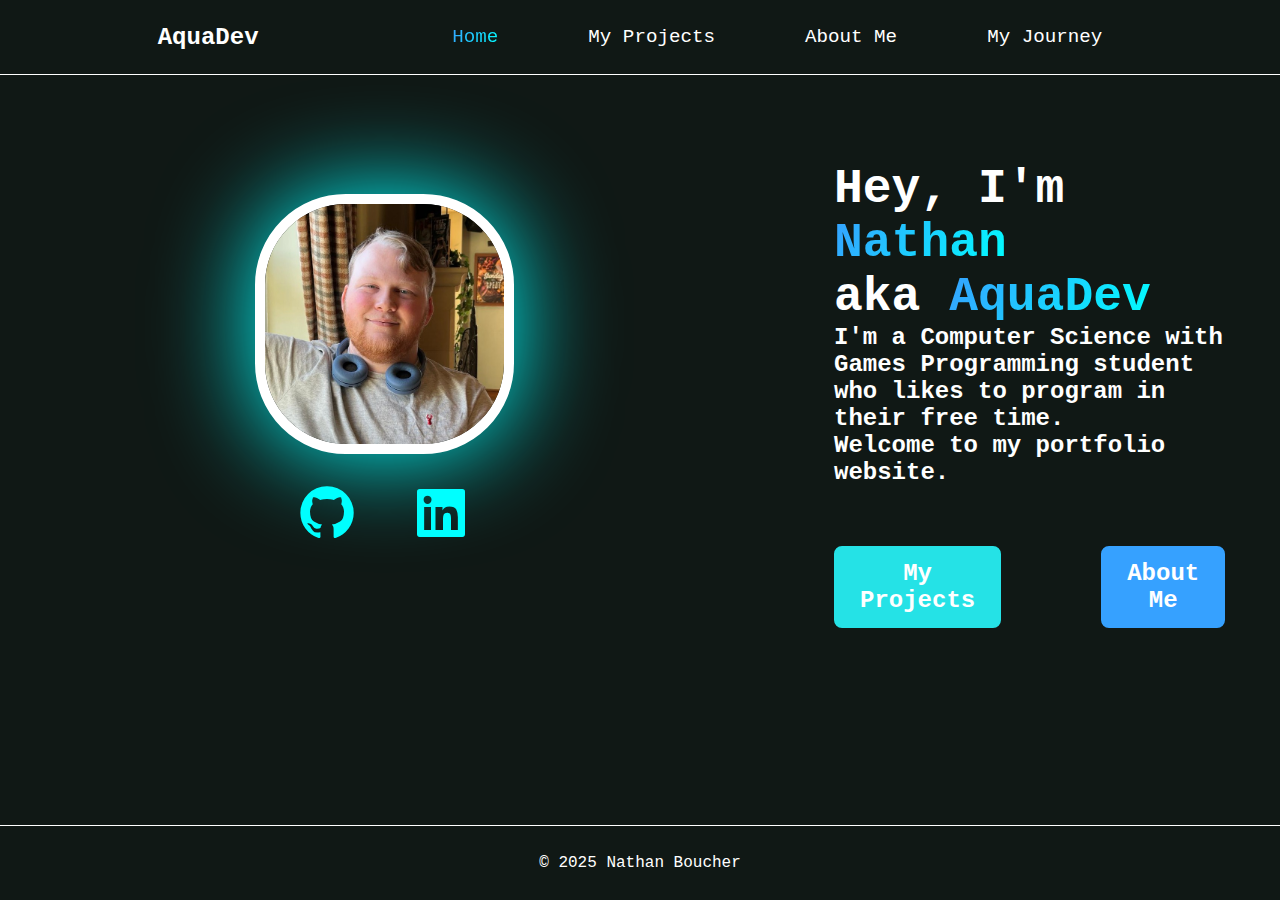
<file: index.html>
<!DOCTYPE html>

<html>
    <head>
        <title>Nathan Boucher | Home</title>
        <link rel="stylesheet" type="text/css" href="/css/style.css">
        <meta name="viewport" content="width=device-width, initial-scale=1.0" />
        <link href='https://unpkg.com/boxicons@2.1.4/css/boxicons.min.css' rel='stylesheet'>
    </head>
    
    <body>
        <div id="navbar">
            <a href="/" id="navbar-title">AquaDev</a>
            <ul class="navbar-links">
                <li class="navbar-link"><a href="/" class="color-gradient">Home</a></li>
                <li class="navbar-link"><a href="pages/projects.html">My Projects</a></li>
                <li class="navbar-link"><a href="pages/about.html">About Me</a></li>
                <li class="navbar-link"><a href="pages/timeline.html">My Journey</a></li>
            </ul>
        </div>
        <div class="hero-section">
            <div class="hero-section right">
                <div class="opening-text">
                    <h1>Hey, I'm <span class="color-gradient"> Nathan </span><br> aka <span class="color-gradient">AquaDev</span></h1>
                    <p id="bio">I'm a Computer Science with Games Programming student who likes to program in their free time.</p>
                    <p id="bio">Welcome to my portfolio website.</p>
                    <div class="hero-buttons">
                        <a href="/pages/projects.html" class="btn btn-primary hero-button">My Projects</a>
                        <a href="/pages/about.html" class="btn btn-secondary hero-button">About Me</a>
                    </div>
                </div>     
            </div>

            <div class="hero-section left">
                <img src="/images/ProfilePic.JPG" alt="Nathan Boucher" class="profile-pic">
                <div class="hero-links"> 
                    <div class="hero-links github-link">
                        <a href="https://github.com/aquadev-dev" target="_blank"><i class='bx bxl-github'></i></a>
                    </div>
                    <div class="hero-links linkedin-link">
                        <a href="https://www.linkedin.com/in/aquadev/" target="_blank"><i class='bx bxl-linkedin-square' ></i></a>
                    </div>
                </div>
            </div>
            
            
        </div>
        
        
       
    </body>
    <footer>
        <p>&copy; 2025 Nathan Boucher</p>
    </footer>
</html>
</file>
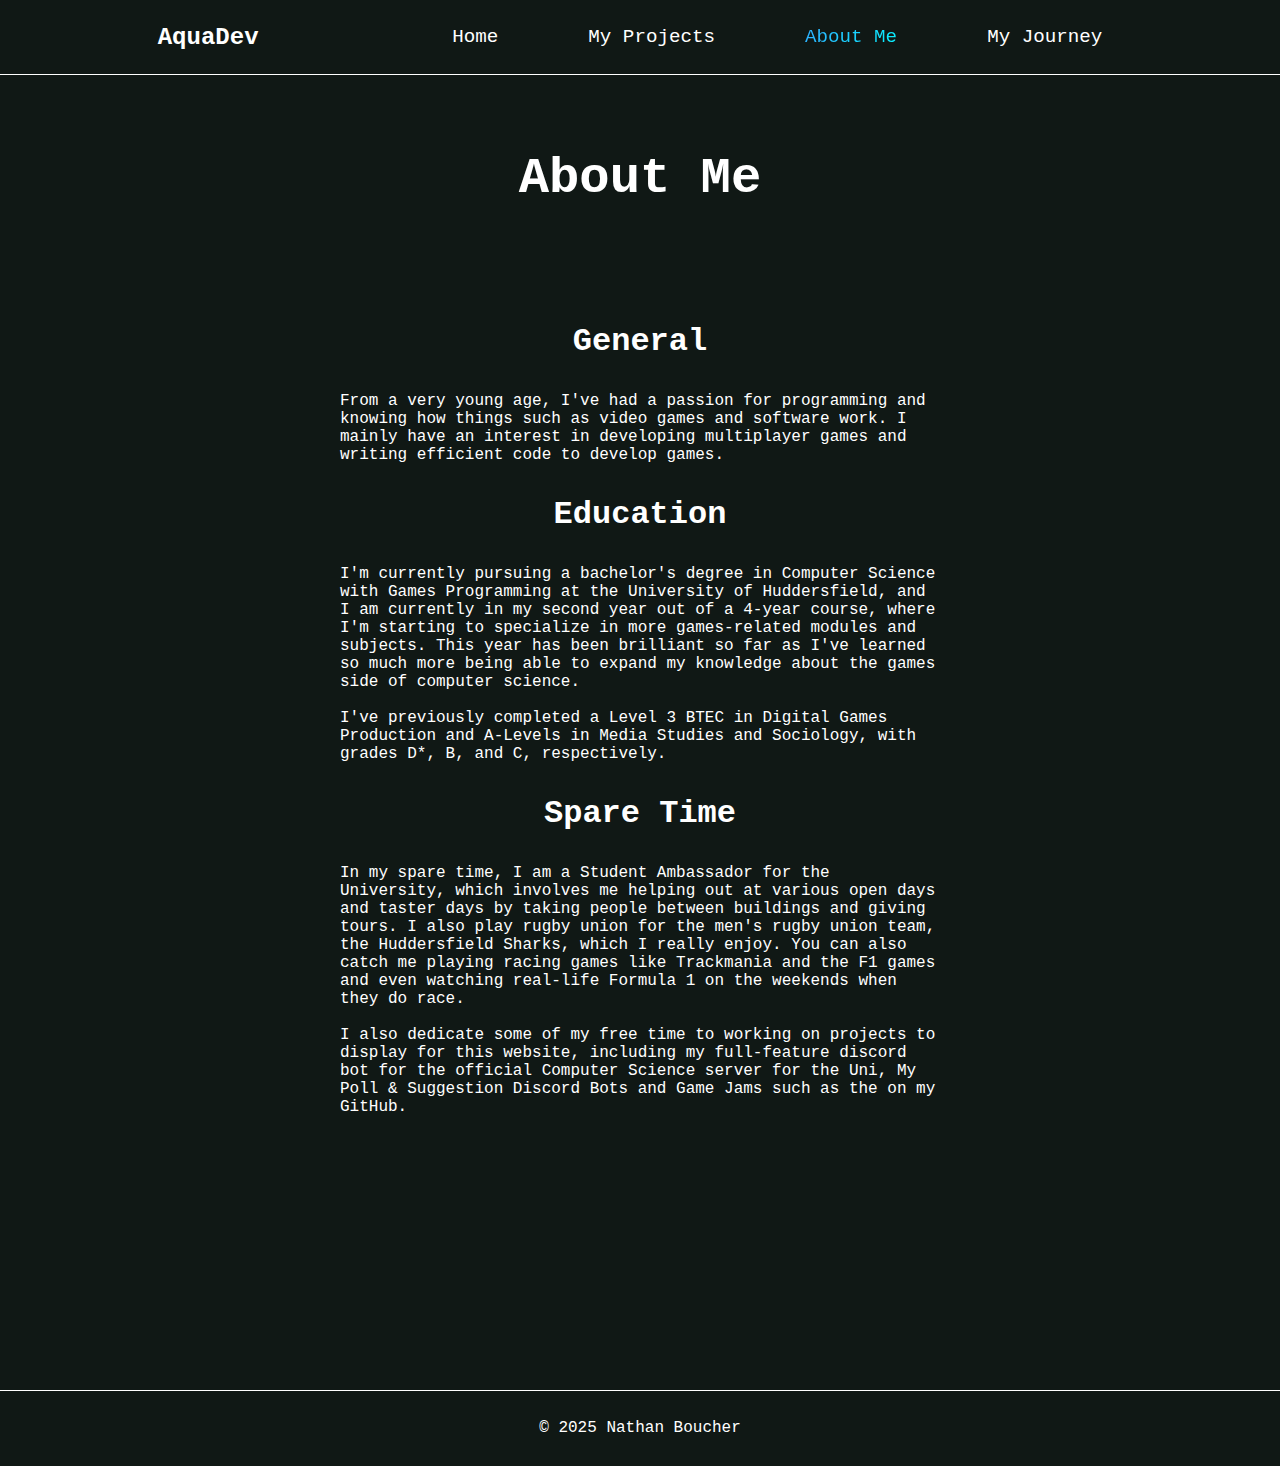
<file: pages/about.html>
<!DOCTYPE html>

<html>
    <head>
        <link rel="stylesheet" href="../css/style.css">
        <link href='https://unpkg.com/boxicons@2.1.4/css/boxicons.min.css' rel='stylesheet'>
        <title>Nathan Boucher | About Me</title>
    </head>
    <body>
        <div id="navbar">
            <a href="/" id="navbar-title">AquaDev</a>
            <ul class="navbar-links">
                <li><a href="/">Home</a></li>
                <li class="navbar-link"><a href="projects.html">My Projects</a></li>
                <li class="navbar-link color-gradient"><a href="about.html">About Me</a></li>
                <li class="navbar-link"><a href="timeline.html">My Journey</a></li>
            
            </ul>
        </div>

        <div id="main-section" class="start-at-top">
            <h2 class="section-title">About Me</h2>
            <h4 class="section-subtitle">General</h4>
            <div class="section-content">
                From a very young age, I've had a passion for programming and knowing how things such as video games and software work. I mainly have an interest in developing multiplayer games and writing efficient code to develop games.
            </div>
            <h4 class="section-subtitle">Education</h4>
            <div class="section-content">
               <p>I'm currently pursuing a bachelor's degree in Computer Science with Games Programming at the University of Huddersfield, and I am currently in my second year out of a 4-year course, where I'm starting to specialize in more games-related modules and subjects. This year has been brilliant so far as I've learned so much more being able to expand my knowledge about the games side of computer science.</p>
               <br>
               <p>I've previously completed a Level 3 BTEC in Digital Games Production and A-Levels in Media Studies and Sociology, with grades D*, B, and C, respectively.</p> 
            </div>
            <h4 class="section-subtitle">Spare Time</h4>
            <div class="section-content last-p"
>
                <p>In my spare time, I am a Student Ambassador for the University, which involves me helping out at various open days and taster days by taking people between buildings and giving tours. I also play rugby union for the men's rugby union team, the Huddersfield Sharks, which I really enjoy. You can also catch me playing racing games like Trackmania and the F1 games and even watching real-life Formula 1 on the weekends when they do race.</p>
                <br>
                <p>I also dedicate some of my free time to working on projects to display for this website, including my full-feature discord bot for the official Computer Science server for the Uni, My Poll & Suggestion Discord Bots and Game Jams such as the on my GitHub.</p>
            </div>
        </div>
    </body>
    <footer style="top: 1390px;">
        <p>&copy; 2025 Nathan Boucher</p>
    </footer>
    
</html>
</file>
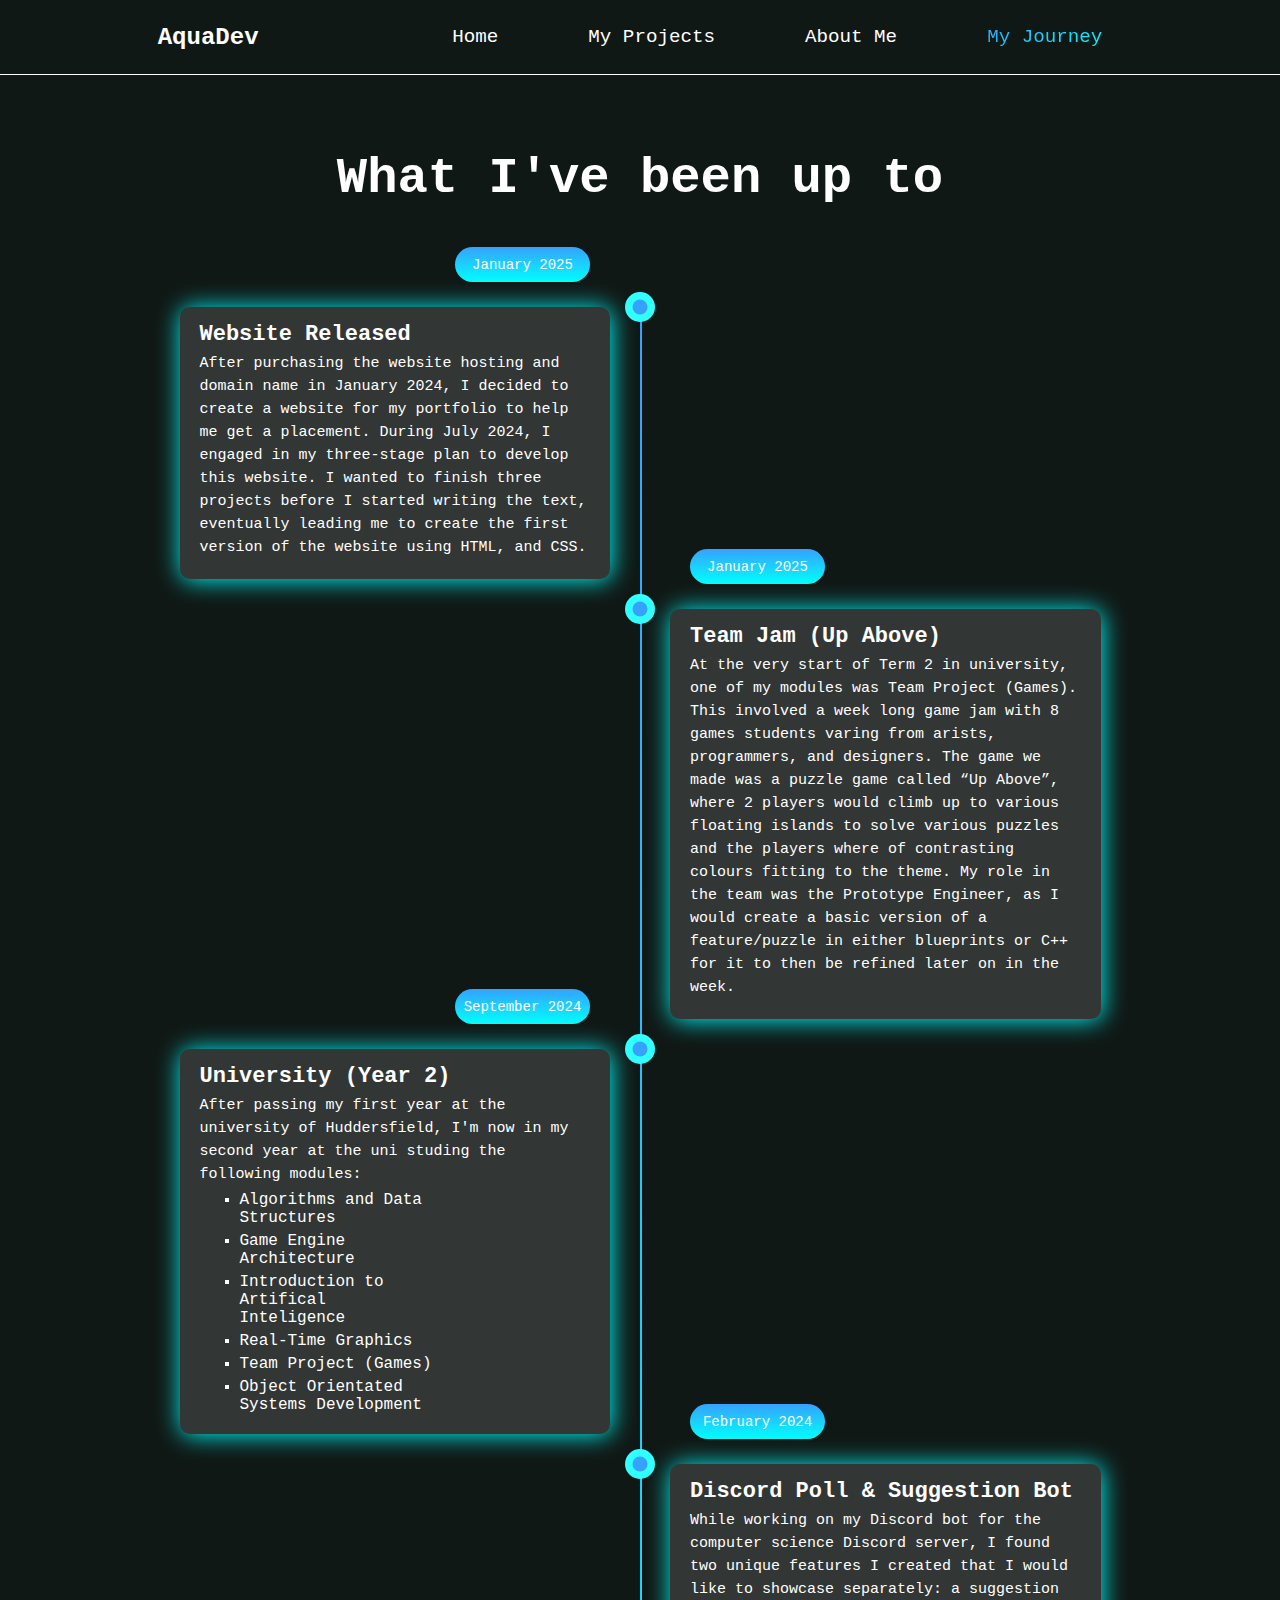
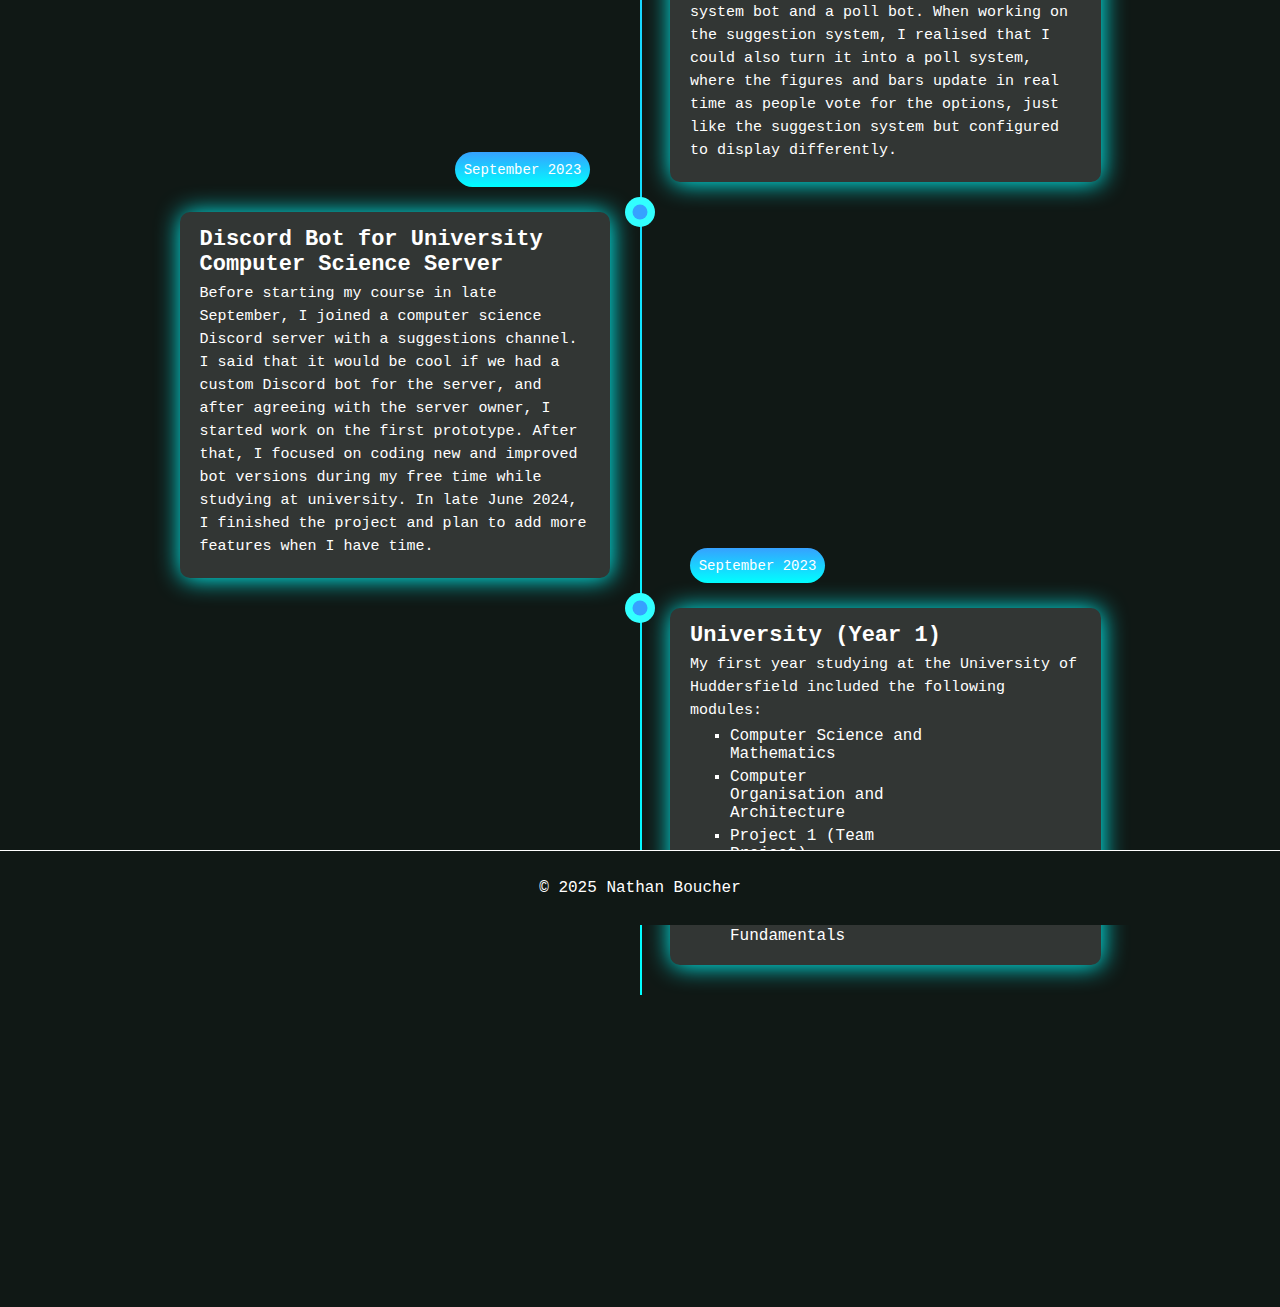
<file: pages/timeline.html>
<!DOCTYPE html>
<html>
    <head>
        <link rel="stylesheet" href="../css/style.css?version=2">

        <meta charset="UTF-8">
        <meta http-equiv="X-UA-Compatible" content="IE=edge">
        <meta name="viewport" content="width=device-width, initial-scale=1.0">
        
        <title>Nathan Boucher | Timeline</title>
    </head>
    <body>
        <div id="navbar">
            <a href="/" id="navbar-title">AquaDev</a>
            <ul class="navbar-links">
                <li><a href="/">Home</a></li>
                <li class="navbar-link"><a href="projects.html">My Projects</a></li>
                <li class="navbar-link"><a href="about.html">About Me</a></li>
                <li class="navbar-link color-gradient"><a href="timeline.html">My Journey</a></li>
            
            </ul>
        </div>
        
        <div id="main-section" class="start-at-top">
            <h2 class="section-title">What I've been up to</h2>
            <div class="timeline-container">
                <ul>
                    <li>
                        <h3 class="title">Website Released</h3>
                        <p>
                            After purchasing the website hosting and domain name in January 2024, I decided to create a website for my portfolio to help me get a placement. During July 2024, I engaged in my three-stage plan to develop this website. I wanted to finish three projects before I started writing the text, eventually leading me to create the first version of the website using HTML, and CSS. 
                        </p>

                        <span class="circle"></span>
                        <span class="date">January 2025</span>

                    </li>

                    <li>
                        <h3 class="title">Team Jam (Up Above)</h3>
                        <p>
                            At the very start of Term 2 in university, one of my modules was Team Project (Games). This involved a week long game jam with 8 games students varing from arists, programmers, and designers. The game we made was a puzzle game called “Up Above”, where 2 players would climb up to various floating islands to solve various puzzles and the players where of contrasting colours fitting to the theme. My role in the team was the Prototype Engineer, as I would create a basic version of a feature/puzzle in either blueprints or C++ for it to then be refined later on in the week. 
                        </p>

                        <span class="circle"></span>
                        <span class="date">January 2025</span>

                    </li>

                    <li>
                        <h3 class="title">University (Year 2)</h3>
                        <p>After passing my first year at the university of Huddersfield, I'm now in my second year at the uni studing the following modules:</p>
                        <ul id="module-list">
                            <li id="module-list-item">Algorithms and Data Structures</li>
                            <li id="module-list-item">Game Engine Architecture</li>
                            <li id="module-list-item">Introduction to Artifical Inteligence</li>
                            <li id="module-list-item">Real-Time Graphics</li>
                            <li id="module-list-item">Team Project (Games)</li>
                            <li id="module-list-item">Object Orientated Systems Development</li>
                        </ul>

                        <span class="circle"></span>
                        <span class="date">September 2024</span>

                    </li>

                    <li>
                        <h3 class="title">Discord Poll & Suggestion Bot</h3>
                        <p>
                            While working on my Discord bot for the computer science Discord server, I found two unique features I created that I would like to showcase separately: a suggestion system bot and a poll bot. When working on the suggestion system, I realised that I could also turn it into a poll system, where the figures and bars update in real time as people vote for the options, just like the suggestion system but configured to display differently.
                        </p>

                        <span class="circle"></span>
                        <span class="date">February 2024</span>

                    </li>

                    <li>
                        <h3 class="title">Discord Bot for University Computer Science Server</h3>
                        <p>
                            Before starting my course in late September, I joined a computer science Discord server with a suggestions channel. I said that it would be cool if we had a custom Discord bot for the server, and after agreeing with the server owner, I started work on the first prototype. After that, I focused on coding new and improved bot versions during my free time while studying at university. In late June 2024, I finished the project and plan to add more features when I have time. 
                        </p>

                        <span class="circle"></span>
                        <span class="date">September 2023</span>

                    </li>

                    <li>
                        <h3 class="title">University (Year 1)</h3>
                        <p>My first year studying at the University of Huddersfield included the following modules:</p>

                        <ul id="module-list">
                            <li id="module-list-item">Computer Science and Mathematics</li>
                            <li id="module-list-item">Computer Organisation and Architecture</li>
                            <li id="module-list-item">Project 1 (Team Project)</li>
                            <li id="module-list-item">Software Design and Development</li>
                            <li id="module-list-item">Computer Network Fundamentals</li>
                        </ul>

                        <span class="circle"></span>
                        <span class="date">September 2023</span>

                    </li>
                    

                    
                </ul>
            </div>
        </div>

        
    </body>
    <footer style="top: 2450px;">
        <p>&copy; 2025 Nathan Boucher</p>
    </footer>
</html>
</file>
<file: css/style.css>
:root {
    background-color: #101815;
    color: white;
    font-family: 'Courier New', Courier, monospace;
}

* {
    margin: 0;
    padding: 0;
    box-sizing: border-box;
}

a {
    text-decoration: none;
    color: white;
}


#navbar .navbar-links a {
    margin: 0 20px;
    transition: 3s;
}
    


#navbar {
    background-size: cover;
    background-repeat: repeat;
    background-color: #101815;
    height: 75px;
    width: 100%;
    display: flex;
    position: fixed;
    top: 0;
    left: 0;
    border-bottom: white 1px solid;
    justify-content: space-evenly;
    align-items: center;
    gap: 0px;
    z-index: 100;
    
}

#navbar #navbar-title {
    font-size: 1.5rem;
    font-weight: bold;
    padding: 1rem;
}

#navbar .navbar-links {
    display: inline-flex;
    gap: 50px;
    flex-direction: row;
    padding: 1rem;
    justify-content: space-between;
    background-color: #101815;
    font-size: larger;
    
    
}

.navbar-link {
    color: white;
    transition: 0.3s ease;
}

.navbar-link:hover {
    background: linear-gradient(120deg, #36a1ff, aqua);
    background-clip: text;
    -webkit-text-fill-color: transparent;
}
    

.hero-section {
    display: flex;
    flex-direction: row-reverse;
    gap: 20px;
    justify-content: center;
    align-items: center;
    height: 90vh;
    margin-left: 150px;
    margin-right: 150px;

}

.hero-section .right {
    height: 60%;
    top: 200px;
    
}

.hero-section .right > .opening-text {
    height: 60%;
    align-self: flex-start;
    font-weight: bold;
    font-size: 1.5rem;
    
}

.hero-buttons {
    display: flex;
    gap: 100px;
    margin-top: 60px;
}



.hero-section .left > img {
    border-radius: 35%;
    border: white 10px solid;
    background: aqua;
    box-shadow: 0 0 100px aqua;
    height: 40%;
    position: relative;
    top: 0px;
    margin-top: 50px;
}

.hero-links .github-link a > i{
    color: aqua;
    width: 4rem;
    height: 4rem;
    background: transparent;
    font-size: 4rem;
    order: -1;
    
    
}

.hero-links .linkedin-link a > i{
    color: aqua;
    width: 4rem;
    height: 4rem;
    background: transparent;
    font-size: 4rem;
    order: 1;
    
}

.hero-links {
    border-radius: 50%;
    gap: 20px;
    position: relative;
    align-content: center;
    justify-content: space-between;
    margin-left: 15px;
    margin-right: 15px;
    display: inline-flex;
    bottom: 60px;
    
    
}

.hero-section .left {
    flex-wrap: wrap;
    height: 80%;
    margin-left: 350px;;

}

.color-gradient {
    background: linear-gradient(120deg, #36a1ff, aqua);
    background-clip: text;
    -webkit-text-fill-color: transparent;
}

.btn-primary {
    background-color: #25e2e6;
    border: 2px solid #25e2e6;
}

.btn-primary:hover {
    background-color: #101815;
    border: 2px solid #25e2e6;
    color: white;
}

.btn-secondary {
    background-color: #36a1ff;
    border: 2px solid #36a1ff;
    color: white;
}

.btn-secondary:hover {
    background-color: #101815;
    border: 2px solid #36a1ff;
    color: white;
}

.btn {
    display: inline-block;
    padding: 0.75rem 1.5rem;
    border-radius: 0.5rem;
    text-decoration: none;
    text-align: center;
    transition: 0.2s ease;
    cursor: pointer;
}

#main-section {
    display: flex;
    flex-direction: column;
    justify-content: center;
    align-items: center;
    width: 100%;
    margin-right: 20px;
    padding: 0 25px 250px 25px;
    position: absolute;
}

.start-at-top {
    top: 150px;
}

.projects {
    width: 100%;
    display: flex;
    flex-wrap: wrap;
    max-width: 1250px;
    margin-bottom: -150px;
}

.projects .project-panel-container {
    flex: 50%;
    margin-bottom: 150px;
    padding: 0 75px;
}

.projects .project-panel-container .project-panel {
    background: #323634;
    width: 450px;
    margin: auto;
    border-radius: 5px;
    padding: 1rem;
}

.projects .project-panel-container .project-panel .buttons {
    margin-top: 1rem;
    display: flex;
    flex-wrap: wrap;
    justify-content: space-between;
}

.projects .project-panel-container .project-panel .buttons .buttons-left {
    justify-content: flex-start;
    flex-wrap: wrap;
}

.projects .project-panel-container .project-panel .buttons .buttons-right {
    justify-content: flex-end;
}
.section-title {
    text-align: center;
    margin-bottom: 100px;
}

.link-container {
    display: flex;
    justify-content: center;
    align-items: center;
}

#github-link {
    color: aqua;
    width: 4rem;
    height: 4rem;
    background: transparent;
    font-size: 4rem;
    position: relative;
}

#github-link-private {
    color: grey;
    width: 4rem;
    height: 4rem;
    background: transparent;
    font-size: 4rem;
    position: relative;
}

#language-image {
    width: 50px;
    height: 50px;
    top: 10px;
    bottom: 5px;
    align-items: center;
    position: relative;
}

.navbar-links li {
    list-style: none;
}

ul {
    list-style-type: square;
    align-items: right;
}

h4 {
    font-size: 1.5rem;
    font-weight: bold;
    margin-bottom: 1rem;
}

.project-panel p {
    font-size: 1.1rem;
    margin-bottom: 1rem;
}

.section-title {
    text-align: center;
    margin-bottom: 100px;
}

#main-section h2 {
    font-size: 3.158rem;
}

#main-section .section-subtitle {
    font-size: 2rem;
    margin-bottom: 2rem;
    margin-top: 1rem;
    
}

.section-content {
    max-width: 600px;
    margin-bottom: 1rem;
}

.last-p {
    margin-bottom: 100px;
}

/* Timeline CSS */
.timeline-container {
    width: 70%;
    height: auto;
    position: relative;   
}

.timeline-container ul::after {
    position: absolute;
    content: ' ';
    width: 2px;
    height: 100%;
    background-image: linear-gradient(to bottom, #36a1ff, aqua);
}

.timeline-container ul {
    list-style: none;
}

.timeline-container ul li {
    width: 50%;
    height: auto;
    padding: 15px 20px;
    background-color: #323634;
    box-shadow: 1px 1px 25px aqua;
    border-radius: 10px;
    margin-bottom: 30px;
    z-index: 99;
    position: relative;
}

.timeline-container ul li:nth-child(odd) {
    float: left;
    clear: right;
    transform: translateX(-30px);
    
}

.timeline-container ul li:nth-child(odd) .date{
    right: 20px;
}

.timeline-container ul li:nth-child(even) {
    float: right;
    clear: left;
    transform: translateX(30px);
}

.timeline-container ul li:nth-last-child(7) {
    margin-bottom: 0;
}

.timeline-container ul li .title {
    font-size: 22px;
    font-weight: bold;

}

.timeline-container ul li p{
    font-size: 15px;
    margin: 5px 0;
    line-height: 23px;
}

.timeline-container ul li .date {
    position: absolute;
    top: -60px;
    width: 135px;
    height: 35px;
    border-radius: 20px;
    background-image: linear-gradient(to bottom, #36a1ff, aqua);
    display: grid;
    place-items: center;
    font-size: 14px;

}

.timeline-container ul li .circle {
    width: 30px;
    height: 30px;
    background-color: rgb(50, 255, 255);
    border-radius: 50%;
    position: absolute;
    top: 0; 
}

.timeline-container ul li .circle::after {
    content: ' ';
    width: 15px;
    height: 15px;
    background-color: #36a1ff;
    border-radius: 50%;
    position: absolute;
    top: 50%;
    left: 50%;
    transform: translate(-50%, -50%);
}

.timeline-container ul li:nth-child(odd) .circle {
    right: -30px;
    transform: translate(50%, -50%);

}

.timeline-container ul li:nth-child(even) .circle {
    left: -30px;
    transform: translate(-50%, -50%);

}

.timeline-container #module-list #module-list-item {
    list-style: square;
    box-shadow: none;
    padding: 0;
    left: 40px;
    background-image: none;
    float: none;
    clear: none;
    margin-bottom: 5px;
    background-color: transparent;
}

.timeline-container #module-list #module-list-item:nth-child(even) {
    transform: translateX(0);
    text-align: left;
    left: 40px;
    top: 0;
} 

.timeline-container #module-list #module-list-item:nth-child(odd) {
    transform: translateX(0);
    text-align: left;
    left: 40px;
    top: 0;
    
}


.timeline-container #module-list::after {
    background-image: none;
}

/* Media Query for the timeline*/

@media screen and (max-width: 1224px) {
    .timeline-container {
        width: 85%;
    }
}

@media screen and (max-width: 933px) {
    .timeline-container {
        width: 80%;

        translate: translateX(15px);
    }

    .timeline-container ul::after {
        left: -30px;
    }

    .timeline-container ul li {
        width: 100%;

        float: none;
        clear: none;

        margin-bottom: 100px;
    }

    .timeline-container ul li:nth-child(odd) {
        transform: translateX(0);
        text-align: left;
    }

    .timeline-container ul li:nth-child(odd) .date{
        left: 20px;
    }

    .timeline-container ul li:nth-child(odd) .circle{
        left: -30px;
        transform: translate(-50%, -50%);
    }

    .timeline-container ul li:nth-child(even) {
        transform: translateX(0);
    }
}

footer {
  background-size: cover;
  background-repeat: repeat;
  background-color: #101815;
  height: 75px;
  width: 100%;
  display: flex;
  position: absolute;
  bottom: 0px;
  left: 0;
  border-top: white 1px solid;
  justify-content: center;
  align-items: center;
  padding: 0 calc(min(30vw, calc(100vw - 1500px)));
  z-index: 100;
    
}
</file>
